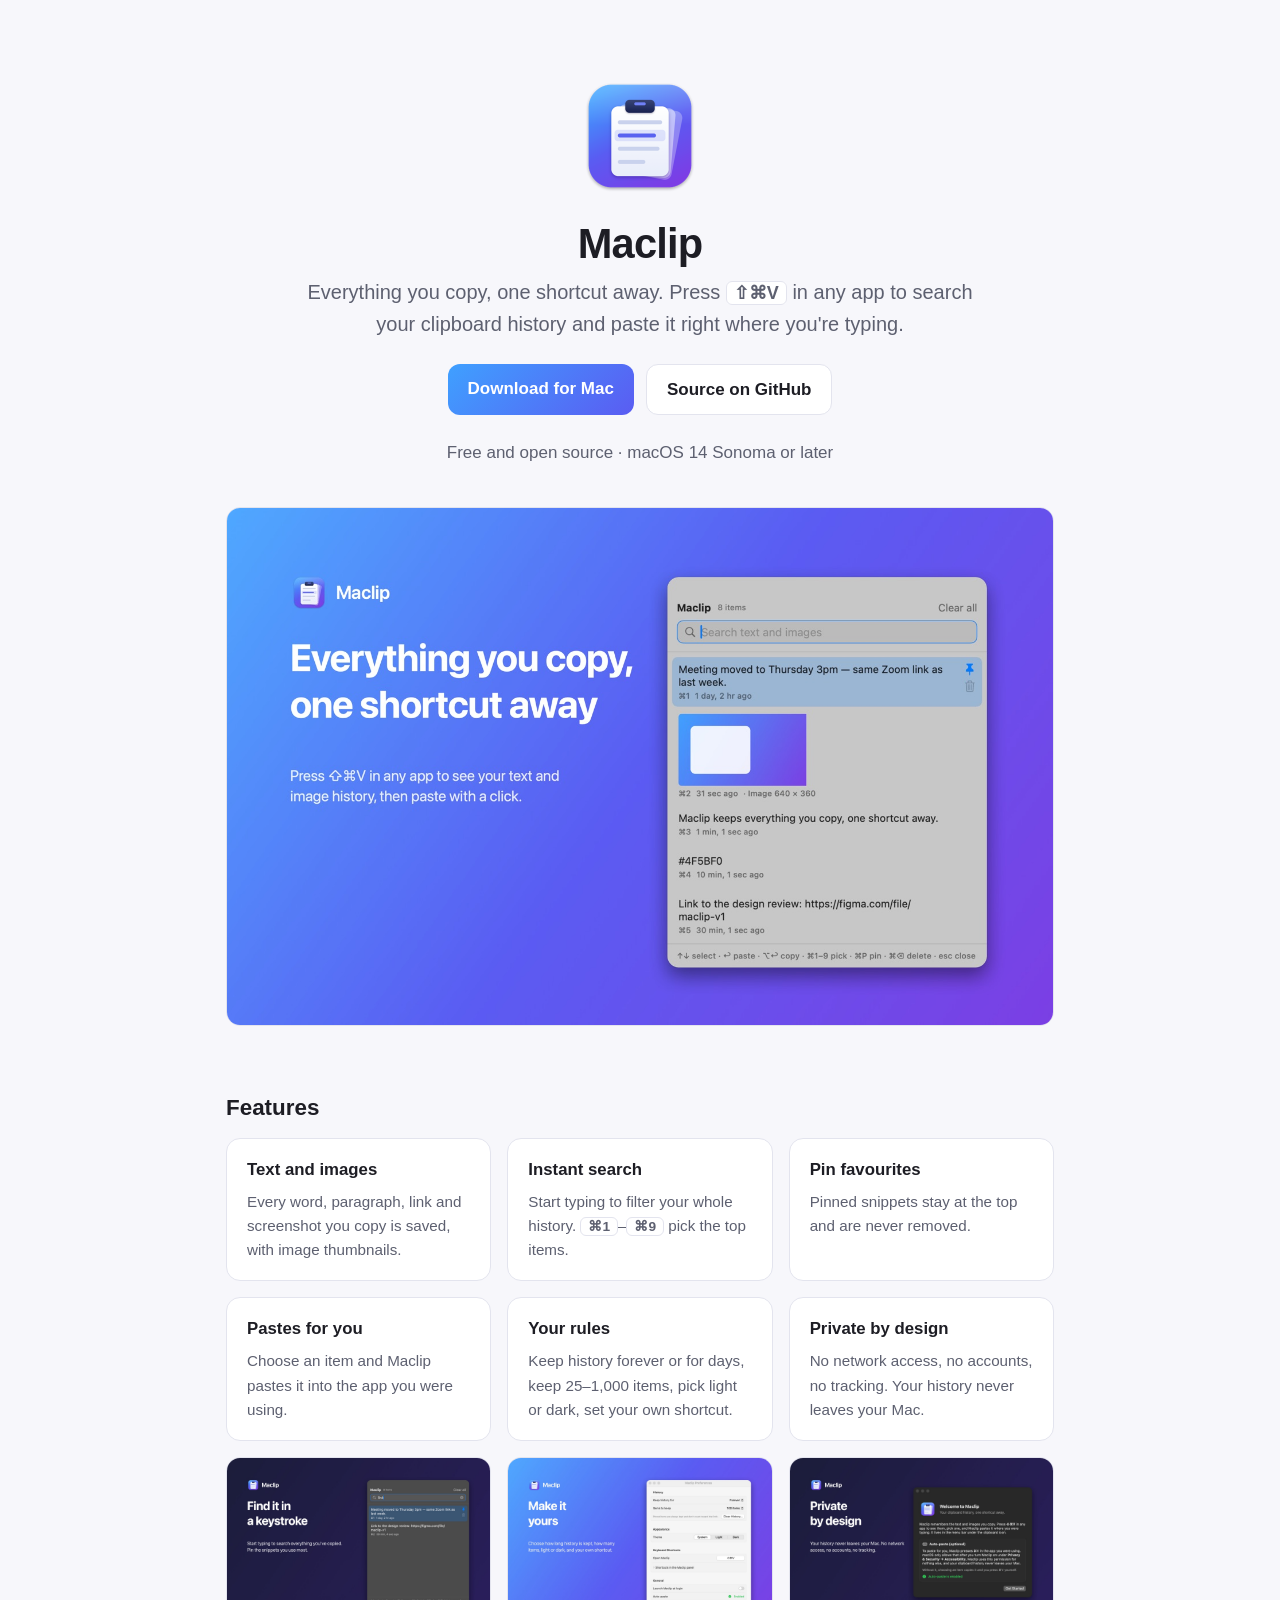
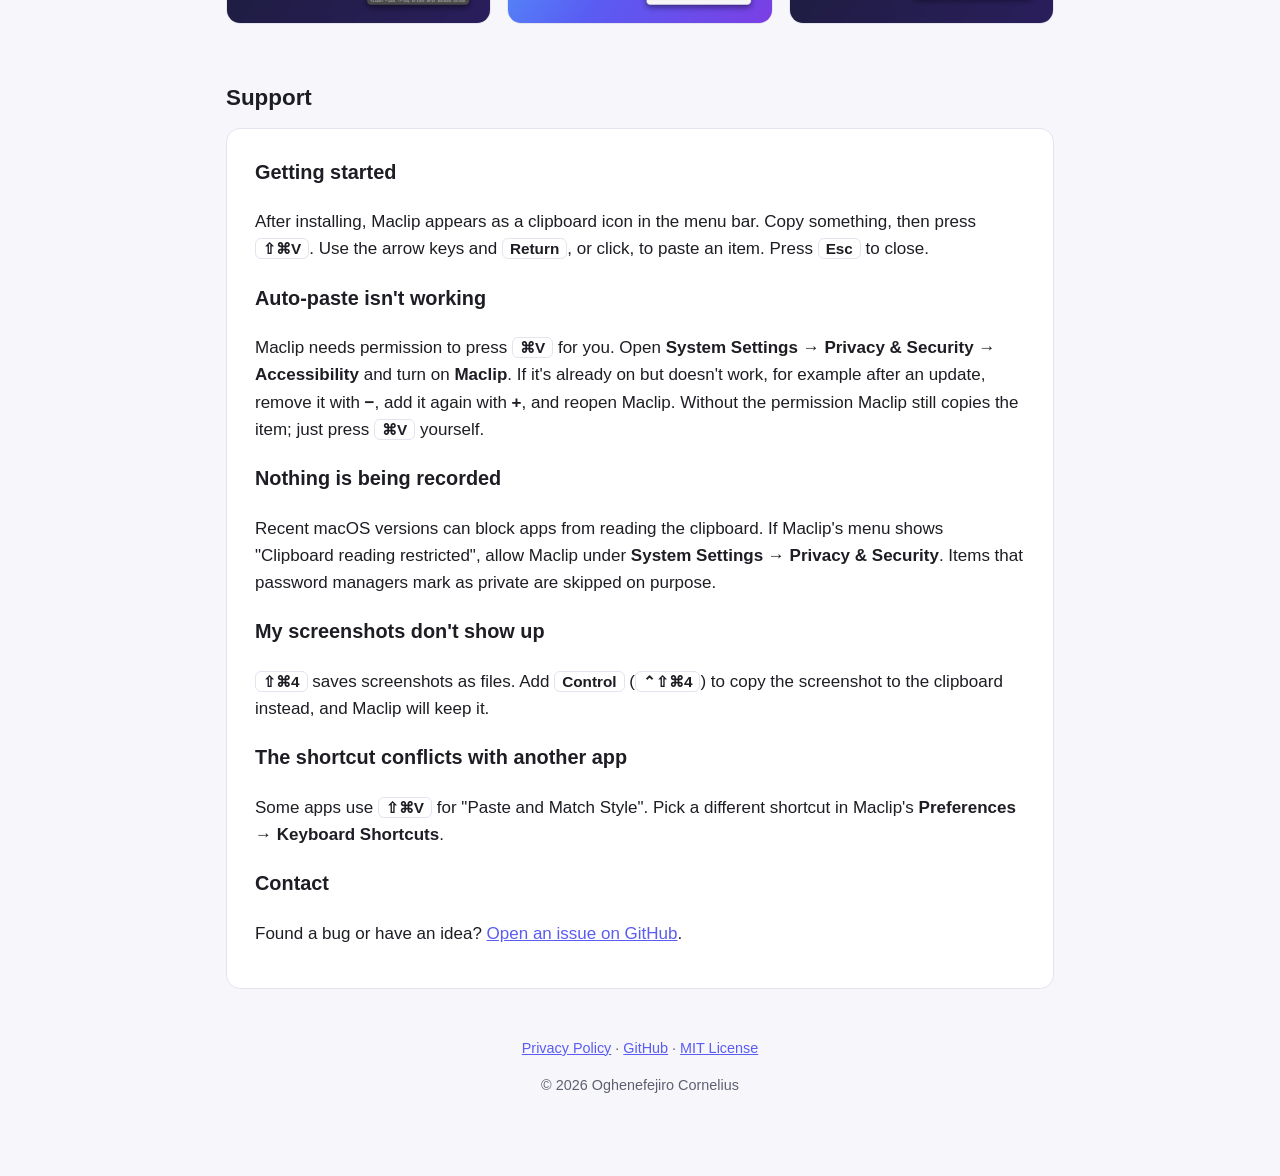
<file: docs/index.html>
<!doctype html>
<html lang="en">
<head>
  <meta charset="utf-8">
  <meta name="viewport" content="width=device-width, initial-scale=1">
  <title>Maclip: Clipboard Manager for Mac</title>
  <meta name="description" content="Maclip is a free, private clipboard history app for the Mac. Press ⇧⌘V to search everything you've copied and paste it anywhere.">
  <link rel="icon" href="icon.png">
  <link rel="stylesheet" href="style.css">
</head>
<body>
<main>
  <header class="hero">
    <img src="icon.png" alt="Maclip icon">
    <h1>Maclip</h1>
    <p class="tagline">Everything you copy, one shortcut away. Press <kbd>⇧⌘V</kbd> in any app to search your clipboard history and paste it right where you're typing.</p>
    <div class="buttons">
      <a class="button" href="https://github.com/dCloser/Maclip/releases/latest">Download for Mac</a>
      <a class="button secondary" href="https://github.com/dCloser/Maclip">Source on GitHub</a>
    </div>
    <p class="muted">Free and open source · macOS 14 Sonoma or later</p>
  </header>

  <img class="shot" src="screenshots/1-history.jpg" alt="The Maclip panel listing recently copied text and an image">

  <h2>Features</h2>
  <div class="grid">
    <div class="card"><h3>Text and images</h3><p>Every word, paragraph, link and screenshot you copy is saved, with image thumbnails.</p></div>
    <div class="card"><h3>Instant search</h3><p>Start typing to filter your whole history. <kbd>⌘1</kbd>–<kbd>⌘9</kbd> pick the top items.</p></div>
    <div class="card"><h3>Pin favourites</h3><p>Pinned snippets stay at the top and are never removed.</p></div>
    <div class="card"><h3>Pastes for you</h3><p>Choose an item and Maclip pastes it into the app you were using.</p></div>
    <div class="card"><h3>Your rules</h3><p>Keep history forever or for days, keep 25–1,000 items, pick light or dark, set your own shortcut.</p></div>
    <div class="card"><h3>Private by design</h3><p>No network access, no accounts, no tracking. Your history never leaves your Mac.</p></div>
  </div>

  <div class="grid">
    <img class="shot" src="screenshots/2-search.jpg" alt="Searching the clipboard history">
    <img class="shot" src="screenshots/3-preferences.jpg" alt="Maclip preferences">
    <img class="shot" src="screenshots/4-private.jpg" alt="Maclip welcome window explaining privacy">
  </div>

  <h2 id="support">Support</h2>
  <div class="doc">
    <h3>Getting started</h3>
    <p>After installing, Maclip appears as a clipboard icon in the menu bar. Copy something, then press <kbd>⇧⌘V</kbd>. Use the arrow keys and <kbd>Return</kbd>, or click, to paste an item. Press <kbd>Esc</kbd> to close.</p>

    <h3>Auto-paste isn't working</h3>
    <p>Maclip needs permission to press <kbd>⌘V</kbd> for you. Open <strong>System Settings → Privacy &amp; Security → Accessibility</strong> and turn on <strong>Maclip</strong>. If it's already on but doesn't work, for example after an update, remove it with <strong>−</strong>, add it again with <strong>+</strong>, and reopen Maclip. Without the permission Maclip still copies the item; just press <kbd>⌘V</kbd> yourself.</p>

    <h3>Nothing is being recorded</h3>
    <p>Recent macOS versions can block apps from reading the clipboard. If Maclip's menu shows "Clipboard reading restricted", allow Maclip under <strong>System Settings → Privacy &amp; Security</strong>. Items that password managers mark as private are skipped on purpose.</p>

    <h3>My screenshots don't show up</h3>
    <p><kbd>⇧⌘4</kbd> saves screenshots as files. Add <kbd>Control</kbd> (<kbd>⌃⇧⌘4</kbd>) to copy the screenshot to the clipboard instead, and Maclip will keep it.</p>

    <h3>The shortcut conflicts with another app</h3>
    <p>Some apps use <kbd>⇧⌘V</kbd> for "Paste and Match Style". Pick a different shortcut in Maclip's <strong>Preferences → Keyboard Shortcuts</strong>.</p>

    <h3>Contact</h3>
    <p>Found a bug or have an idea? <a href="https://github.com/dCloser/Maclip/issues">Open an issue on GitHub</a>.</p>
  </div>

  <footer>
    <p><a href="privacy.html">Privacy Policy</a> · <a href="https://github.com/dCloser/Maclip">GitHub</a> · <a href="https://github.com/dCloser/Maclip/blob/main/LICENSE">MIT License</a></p>
    <p>© 2026 Oghenefejiro Cornelius</p>
  </footer>
</main>
</body>
</html>
</file>
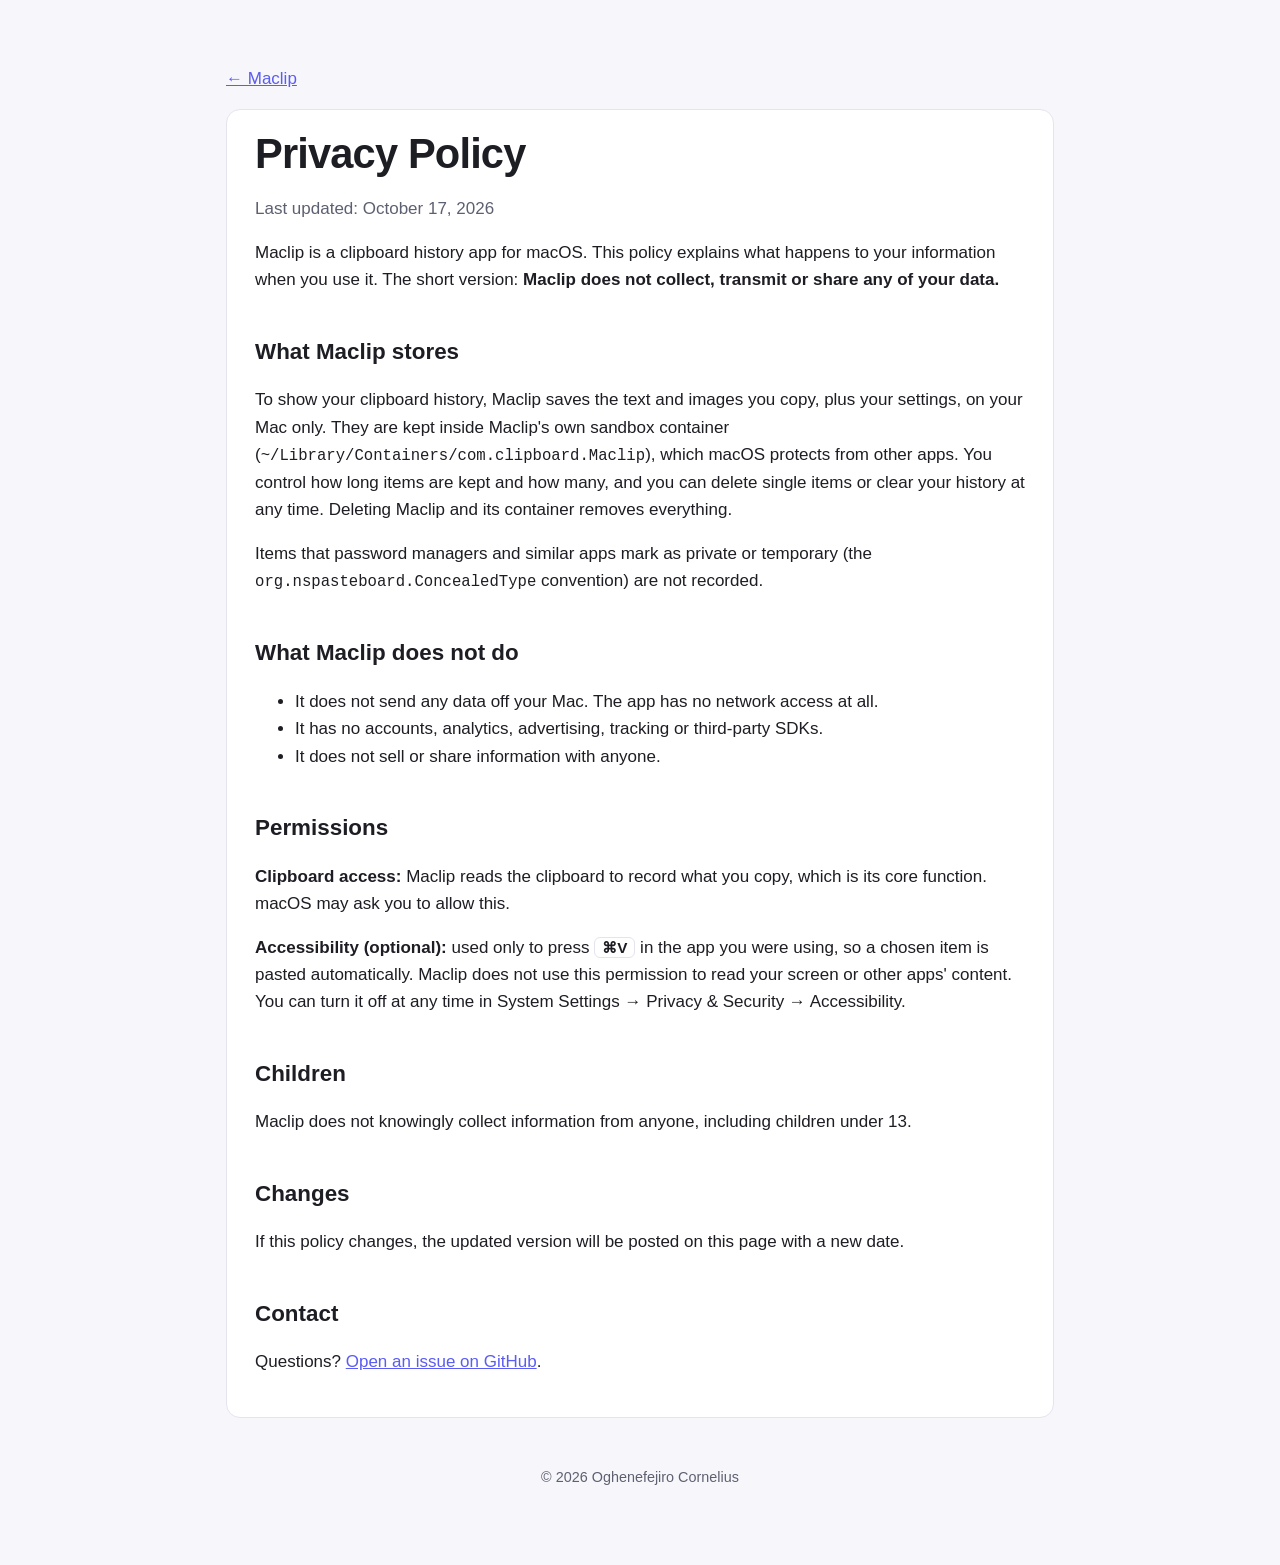
<file: docs/privacy.html>
<!doctype html>
<html lang="en">
<head>
  <meta charset="utf-8">
  <meta name="viewport" content="width=device-width, initial-scale=1">
  <title>Maclip Privacy Policy</title>
  <link rel="icon" href="icon.png">
  <link rel="stylesheet" href="style.css">
</head>
<body>
<main>
  <p><a href="./">← Maclip</a></p>
  <div class="doc">
    <h1>Privacy Policy</h1>
    <p class="muted">Last updated: October 17, 2026</p>

    <p>Maclip is a clipboard history app for macOS. This policy explains what happens to your information when you use it. The short version: <strong>Maclip does not collect, transmit or share any of your data.</strong></p>

    <h2>What Maclip stores</h2>
    <p>To show your clipboard history, Maclip saves the text and images you copy, plus your settings, on your Mac only. They are kept inside Maclip's own sandbox container (<code>~/Library/Containers/com.clipboard.Maclip</code>), which macOS protects from other apps. You control how long items are kept and how many, and you can delete single items or clear your history at any time. Deleting Maclip and its container removes everything.</p>
    <p>Items that password managers and similar apps mark as private or temporary (the <code>org.nspasteboard.ConcealedType</code> convention) are not recorded.</p>

    <h2>What Maclip does not do</h2>
    <ul>
      <li>It does not send any data off your Mac. The app has no network access at all.</li>
      <li>It has no accounts, analytics, advertising, tracking or third-party SDKs.</li>
      <li>It does not sell or share information with anyone.</li>
    </ul>

    <h2>Permissions</h2>
    <p><strong>Clipboard access:</strong> Maclip reads the clipboard to record what you copy, which is its core function. macOS may ask you to allow this.</p>
    <p><strong>Accessibility (optional):</strong> used only to press <kbd>⌘V</kbd> in the app you were using, so a chosen item is pasted automatically. Maclip does not use this permission to read your screen or other apps' content. You can turn it off at any time in System Settings → Privacy &amp; Security → Accessibility.</p>

    <h2>Children</h2>
    <p>Maclip does not knowingly collect information from anyone, including children under 13.</p>

    <h2>Changes</h2>
    <p>If this policy changes, the updated version will be posted on this page with a new date.</p>

    <h2>Contact</h2>
    <p>Questions? <a href="https://github.com/dCloser/Maclip/issues">Open an issue on GitHub</a>.</p>
  </div>
  <footer><p>© 2026 Oghenefejiro Cornelius</p></footer>
</main>
</body>
</html>
</file>
<file: docs/style.css>
:root {
  --bg: #f7f7fb;
  --card: #ffffff;
  --text: #1d1d24;
  --muted: #5d6070;
  --accent: #5a5cf2;
  --accent-2: #3fa0ff;
  --border: #e3e4ee;
  color-scheme: light dark;
}
@media (prefers-color-scheme: dark) {
  :root {
    --bg: #121218;
    --card: #1c1c25;
    --text: #ececf3;
    --muted: #a3a6b8;
    --accent: #8b8dff;
    --accent-2: #63b3ff;
    --border: #2c2d3a;
  }
}
* { box-sizing: border-box; }
body {
  margin: 0;
  background: var(--bg);
  color: var(--text);
  font: 17px/1.6 -apple-system, BlinkMacSystemFont, "SF Pro Text", "Helvetica Neue", sans-serif;
}
main { max-width: 860px; margin: 0 auto; padding: 48px 16px 64px; }
a { color: var(--accent); }
header.hero { text-align: center; padding: 24px 0 8px; }
header.hero img { width: 128px; height: 128px; }
h1 { font-size: 2.6rem; line-height: 1.15; margin: 12px 0 8px; letter-spacing: -0.02em; }
h2 { font-size: 1.4rem; margin: 40px 0 12px; }
.tagline { font-size: 1.25rem; color: var(--muted); margin: 0 auto 24px; max-width: 34em; }
.buttons { display: flex; gap: 12px; justify-content: center; flex-wrap: wrap; margin: 24px 0; }
.button {
  display: inline-block; padding: 11px 20px; border-radius: 12px; text-decoration: none; font-weight: 600;
  background: linear-gradient(135deg, var(--accent-2), var(--accent)); color: #fff;
}
.button.secondary { background: var(--card); color: var(--text); border: 1px solid var(--border); }
.shot { width: 100%; height: auto; border-radius: 14px; border: 1px solid var(--border); margin: 16px 0; }
.grid { display: grid; grid-template-columns: repeat(auto-fit, minmax(240px, 1fr)); gap: 16px; }
.card { background: var(--card); border: 1px solid var(--border); border-radius: 14px; padding: 18px 20px; }
.card h3 { margin: 0 0 6px; font-size: 1.05rem; }
.card p { margin: 0; color: var(--muted); font-size: 0.95rem; }
kbd {
  font: 600 0.9em -apple-system, sans-serif; padding: 1px 7px; border-radius: 6px;
  border: 1px solid var(--border); background: var(--card);
}
.doc { background: var(--card); border: 1px solid var(--border); border-radius: 14px; padding: 8px 28px 24px; }
.muted { color: var(--muted); }
footer { text-align: center; color: var(--muted); font-size: 0.9rem; margin-top: 48px; }
code { overflow-wrap: anywhere; font-size: 0.92em; }
.doc { overflow-wrap: break-word; }
@media (max-width: 520px) {
  h1 { font-size: 2.1rem; }
  .doc { padding: 4px 18px 18px; }
}
</file>
